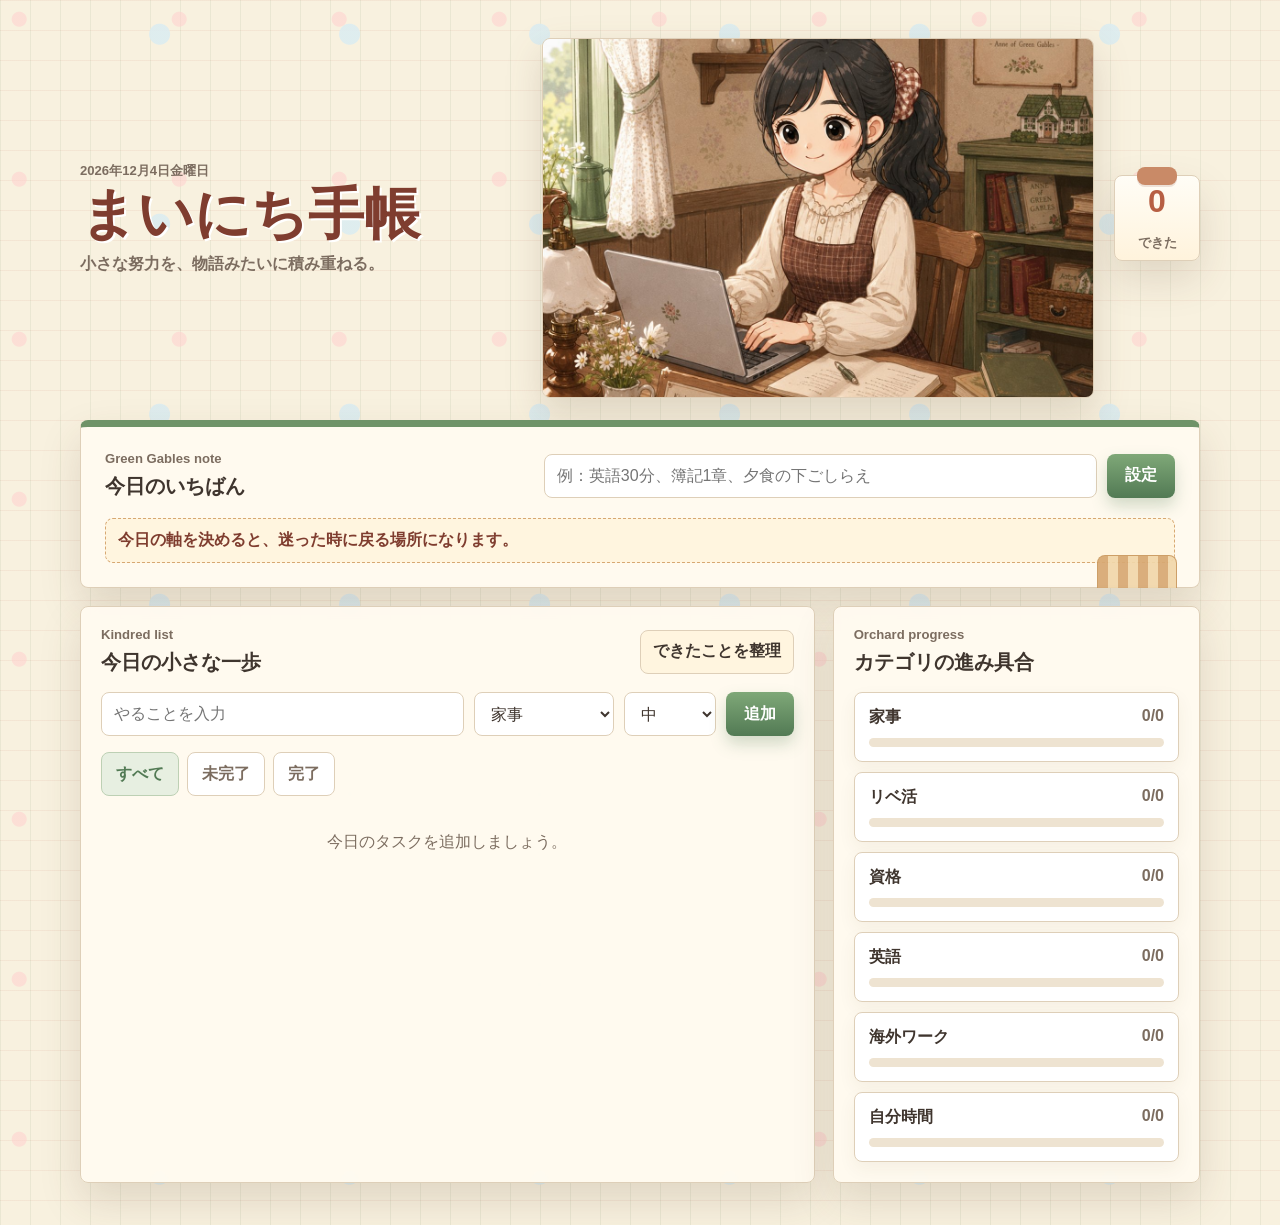
<file: index.html>
<!doctype html>
<html lang="ja">
  <head>
    <meta charset="utf-8" />
    <meta name="viewport" content="width=device-width, initial-scale=1" />
    <meta name="theme-color" content="#527a54" />
    <title>まいにち手帳</title>
    <link rel="manifest" href="manifest.webmanifest" />
    <link rel="apple-touch-icon" href="apple-touch-icon.png" />
    <link rel="stylesheet" href="styles.css" />
  </head>
  <body>
    <div class="app-shell">
      <header class="topbar">
        <div>
          <p class="date-label" id="todayLabel"></p>
          <h1>まいにち手帳</h1>
          <p class="top-note">小さな努力を、物語みたいに積み重ねる。</p>
        </div>
        <img class="hero-visual" src="anne-study.jpg" alt="赤毛のアンを思わせる書斎で学習する女の子のイラスト" />
        <div class="score-card" aria-live="polite">
          <span id="doneCount">0</span>
          <small>できた</small>
        </div>
      </header>

      <main>
        <section class="focus-band" aria-labelledby="focusTitle">
          <div>
            <p class="eyebrow">Green Gables note</p>
            <h2 id="focusTitle">今日のいちばん</h2>
          </div>
          <form class="focus-form" id="focusForm">
            <input
              id="focusInput"
              type="text"
              maxlength="44"
              placeholder="例：英語30分、簿記1章、夕食の下ごしらえ"
              aria-label="今日の一番大切なこと"
            />
            <button type="submit">設定</button>
          </form>
          <p class="focus-text" id="focusText"></p>
        </section>

        <section class="dashboard-grid">
          <div class="panel task-panel" aria-labelledby="taskTitle">
            <div class="section-heading">
              <div>
                <p class="eyebrow">Kindred list</p>
                <h2 id="taskTitle">今日の小さな一歩</h2>
              </div>
              <button class="quiet-button" type="button" id="clearDoneButton">できたことを整理</button>
            </div>

            <form class="task-form" id="taskForm">
              <input
                id="taskInput"
                type="text"
                maxlength="80"
                placeholder="やることを入力"
                aria-label="新しいタスク"
                required
              />
              <select id="categoryInput" aria-label="カテゴリ">
                <option value="家事">家事</option>
                <option value="リベ活">リベ活</option>
                <option value="資格">資格</option>
                <option value="英語">英語</option>
                <option value="海外ワーク">海外ワーク</option>
                <option value="自分時間">自分時間</option>
              </select>
              <select id="priorityInput" aria-label="優先度">
                <option value="3">高</option>
                <option value="2" selected>中</option>
                <option value="1">低</option>
              </select>
              <button type="submit">追加</button>
            </form>

            <div class="filters" aria-label="表示切り替え">
              <button class="filter-button active" type="button" data-filter="all">すべて</button>
              <button class="filter-button" type="button" data-filter="active">未完了</button>
              <button class="filter-button" type="button" data-filter="done">完了</button>
            </div>

            <ul class="task-list" id="taskList"></ul>
            <p class="empty-state" id="emptyState">今日のタスクを追加しましょう。</p>
          </div>

          <aside class="panel" aria-labelledby="goalsTitle">
            <div class="section-heading">
              <div>
                <p class="eyebrow">Orchard progress</p>
                <h2 id="goalsTitle">カテゴリの進み具合</h2>
              </div>
            </div>
            <div class="goal-list" id="goalList"></div>
          </aside>
        </section>
      </main>
    </div>

    <template id="taskTemplate">
      <li class="task-item">
        <button class="check-button" type="button" aria-label="完了にする"></button>
        <div class="task-main">
          <span class="task-title"></span>
          <div class="task-meta">
            <span class="category-pill"></span>
            <span class="priority-pill"></span>
          </div>
        </div>
        <button class="delete-button" type="button" aria-label="削除">×</button>
      </li>
    </template>

    <script src="app.js"></script>
  </body>
</html>
</file>
<file: styles.css>
:root {
  color-scheme: light;
  --bg: #f8f1df;
  --paper: #fffaf0;
  --ink: #3f352e;
  --muted: #7c6d60;
  --line: #decfb8;
  --panel: rgba(255, 250, 240, 0.96);
  --accent: #b75f43;
  --accent-dark: #7f3d2f;
  --sage: #6f9368;
  --sage-dark: #527a54;
  --sage-soft: #e7efe1;
  --sky: #dcecf0;
  --gold: #b9873d;
  --rose: #b75f70;
  --green: #6f9368;
  --shadow: 0 18px 42px rgba(87, 62, 38, 0.15);
}

* {
  box-sizing: border-box;
}

body {
  margin: 0;
  min-height: 100vh;
  background:
    radial-gradient(circle at 12% 12%, rgba(255, 207, 205, 0.55) 0 7px, transparent 8px),
    radial-gradient(circle at 84% 18%, rgba(220, 236, 240, 0.9) 0 10px, transparent 11px),
    linear-gradient(90deg, rgba(111, 147, 104, 0.1) 1px, transparent 1px),
    linear-gradient(rgba(183, 95, 67, 0.08) 1px, transparent 1px),
    var(--bg);
  background-size: 160px 160px, 190px 190px, 30px 30px, 30px 30px, auto;
  color: var(--ink);
  font-family: "Segoe UI", "Yu Gothic UI", "Hiragino Sans", Meiryo, sans-serif;
}

button,
input,
select {
  font: inherit;
}

button {
  cursor: pointer;
}

.app-shell {
  width: min(1120px, calc(100% - 32px));
  margin: 0 auto;
  padding: 30px 0 42px;
}

.topbar {
  position: relative;
  display: grid;
  grid-template-columns: minmax(250px, 0.8fr) minmax(280px, 1fr) auto;
  align-items: center;
  gap: 20px;
  padding: 8px 0 22px;
}

.date-label,
.eyebrow {
  margin: 0 0 6px;
  color: var(--muted);
  font-size: 0.82rem;
  font-weight: 800;
  letter-spacing: 0;
}

h1,
h2 {
  margin: 0;
  letter-spacing: 0;
}

h1 {
  font-size: 3.5rem;
  line-height: 1;
  color: var(--accent-dark);
  text-shadow: 2px 2px 0 #ffffff;
  white-space: nowrap;
}

h2 {
  font-size: 1.28rem;
}

.top-note {
  margin: 12px 0 0;
  color: var(--muted);
  font-weight: 700;
}

.hero-visual {
  width: 100%;
  height: 360px;
  object-fit: cover;
  object-position: 50% 50%;
  border: 1px solid var(--line);
  border-radius: 8px;
  filter: drop-shadow(0 14px 18px rgba(87, 62, 38, 0.16));
}

.score-card {
  display: grid;
  place-items: center;
  min-width: 86px;
  min-height: 86px;
  border: 1px solid var(--line);
  border-radius: 8px;
  background: linear-gradient(180deg, #fffdf6, #fff3dc);
  box-shadow: var(--shadow);
  position: relative;
}

.score-card::before {
  content: "";
  position: absolute;
  top: -9px;
  width: 40px;
  height: 18px;
  border-radius: 8px;
  background: #c98a67;
  box-shadow: 0 2px 0 rgba(127, 61, 47, 0.14);
}

.score-card span {
  font-size: 2rem;
  font-weight: 800;
  line-height: 1;
  color: var(--accent);
}

.score-card small {
  color: var(--muted);
  font-weight: 700;
}

.focus-band,
.panel {
  border: 1px solid var(--line);
  border-radius: 8px;
  background: var(--panel);
  box-shadow: var(--shadow);
  backdrop-filter: blur(8px);
}

.focus-band {
  position: relative;
  display: grid;
  grid-template-columns: 0.8fr 1.2fr;
  gap: 18px;
  align-items: center;
  padding: 24px;
  border-top: 7px solid var(--sage);
}

.focus-band::after {
  content: "";
  position: absolute;
  right: 22px;
  bottom: -1px;
  width: 78px;
  height: 32px;
  background: repeating-linear-gradient(90deg, #d7a872 0 10px, #f1d7aa 10px 20px);
  border: 1px solid #c9985d;
  border-bottom: 0;
  border-radius: 8px 8px 0 0;
  opacity: 0.92;
}

.focus-form,
.task-form {
  display: grid;
  gap: 10px;
}

.focus-form {
  grid-template-columns: 1fr auto;
}

input,
select {
  width: 100%;
  min-height: 44px;
  border: 1px solid var(--line);
  border-radius: 8px;
  background: #ffffff;
  color: var(--ink);
  padding: 0 12px;
  box-shadow: inset 0 1px 0 rgba(255, 255, 255, 0.9);
}

input:focus,
select:focus {
  border-color: var(--sage);
  outline: 3px solid rgba(111, 147, 104, 0.22);
}

button[type="submit"],
.quiet-button,
.filter-button {
  min-height: 44px;
  border: 0;
  border-radius: 8px;
  font-weight: 800;
}

button[type="submit"] {
  background: linear-gradient(180deg, #7fa878, var(--sage-dark));
  color: #ffffff;
  padding: 0 18px;
  box-shadow: 0 8px 16px rgba(82, 122, 84, 0.26);
}

button[type="submit"]:hover {
  background: linear-gradient(180deg, #6f9368, #446846);
}

.focus-text {
  grid-column: 1 / -1;
  min-height: 24px;
  margin: 0;
  color: var(--accent-dark);
  font-weight: 800;
  background: #fff5df;
  border: 1px dashed #d7a872;
  border-radius: 8px;
  padding: 11px 12px;
}

.dashboard-grid {
  display: grid;
  grid-template-columns: minmax(0, 1.6fr) minmax(280px, 0.8fr);
  gap: 18px;
  margin-top: 18px;
}

.panel {
  padding: 20px;
}

.section-heading {
  display: flex;
  align-items: center;
  justify-content: space-between;
  gap: 12px;
  margin-bottom: 16px;
}

.quiet-button {
  border: 1px solid var(--line);
  background: #fff5df;
  color: var(--ink);
  padding: 0 12px;
}

.task-form {
  grid-template-columns: minmax(180px, 1fr) 140px 92px auto;
}

.filters {
  display: flex;
  gap: 8px;
  margin: 16px 0;
}

.filter-button {
  border: 1px solid var(--line);
  background: #ffffff;
  color: var(--muted);
  padding: 0 14px;
}

.filter-button.active {
  background: var(--sage-soft);
  color: var(--sage-dark);
  border-color: #bdd0b4;
}

.task-list,
.goal-list {
  display: grid;
  gap: 10px;
  margin: 0;
  padding: 0;
}

.task-item {
  display: grid;
  grid-template-columns: 38px 1fr 38px;
  gap: 12px;
  align-items: center;
  min-height: 70px;
  padding: 12px;
  border: 1px solid var(--line);
  border-radius: 8px;
  background: #ffffff;
  box-shadow: 0 7px 18px rgba(87, 62, 38, 0.07);
}

.task-item.done {
  opacity: 0.68;
}

.task-item.done .task-title {
  text-decoration: line-through;
}

.check-button,
.delete-button {
  width: 38px;
  height: 38px;
  border-radius: 8px;
  border: 1px solid var(--line);
  background: #fff8e8;
  color: var(--ink);
  font-size: 1.25rem;
  font-weight: 900;
}

.task-item.done .check-button {
  background: var(--sage);
  border-color: var(--sage);
  color: #ffffff;
}

.task-main {
  min-width: 0;
}

.task-title {
  display: block;
  overflow-wrap: anywhere;
  font-weight: 800;
}

.task-meta {
  display: flex;
  flex-wrap: wrap;
  gap: 6px;
  margin-top: 8px;
}

.category-pill,
.priority-pill {
  border-radius: 999px;
  padding: 4px 9px;
  font-size: 0.75rem;
  font-weight: 800;
}

.category-pill {
  background: var(--sage-soft);
  color: var(--sage-dark);
}

.priority-pill.high {
  background: #f8e1d6;
  color: var(--accent-dark);
}

.priority-pill.medium {
  background: #fff1d9;
  color: var(--gold);
}

.priority-pill.low {
  background: var(--sky);
  color: #526c76;
}

.empty-state {
  display: none;
  margin: 20px 0 4px;
  color: var(--muted);
  text-align: center;
}

.empty-state.visible {
  display: block;
}

.goal-card {
  display: grid;
  gap: 10px;
  padding: 14px;
  border: 1px solid var(--line);
  border-radius: 8px;
  background: #ffffff;
  box-shadow: 0 7px 18px rgba(87, 62, 38, 0.06);
}

.goal-title-row {
  display: flex;
  justify-content: space-between;
  gap: 12px;
  font-weight: 900;
}

.goal-count {
  color: var(--muted);
  white-space: nowrap;
}

.progress-track {
  height: 9px;
  overflow: hidden;
  border-radius: 999px;
  background: #eee3d1;
}

.progress-fill {
  height: 100%;
  width: 0;
  border-radius: inherit;
  background: linear-gradient(90deg, var(--sage), #c98a67);
  transition: width 180ms ease;
}

@media (max-width: 1040px) {
  .topbar {
    display: grid;
    grid-template-columns: 1fr auto;
  }

  .score-card {
    grid-column: 2;
    grid-row: 1;
  }

  .hero-visual {
    display: block;
    grid-column: 1 / -1;
    grid-row: 2;
    width: 100%;
    height: 360px;
    border: 1px solid var(--line);
    border-radius: 8px;
    object-fit: cover;
    object-position: 50% 50%;
  }
}

@media (max-width: 820px) {
  .app-shell {
    width: min(100% - 20px, 640px);
    padding-top: 16px;
  }

  h1 {
    font-size: 2.35rem;
  }

  .hero-visual {
    height: 320px;
    object-position: 50% 50%;
  }

  .score-card {
    min-width: 72px;
    min-height: 72px;
  }

  .focus-band,
  .dashboard-grid,
  .task-form {
    grid-template-columns: 1fr;
  }

  .focus-form {
    grid-template-columns: 1fr;
  }

  .section-heading {
    align-items: flex-start;
    flex-direction: column;
  }

  .quiet-button {
    width: 100%;
  }

  .filters {
    display: grid;
    grid-template-columns: repeat(3, 1fr);
  }
}
</file>
